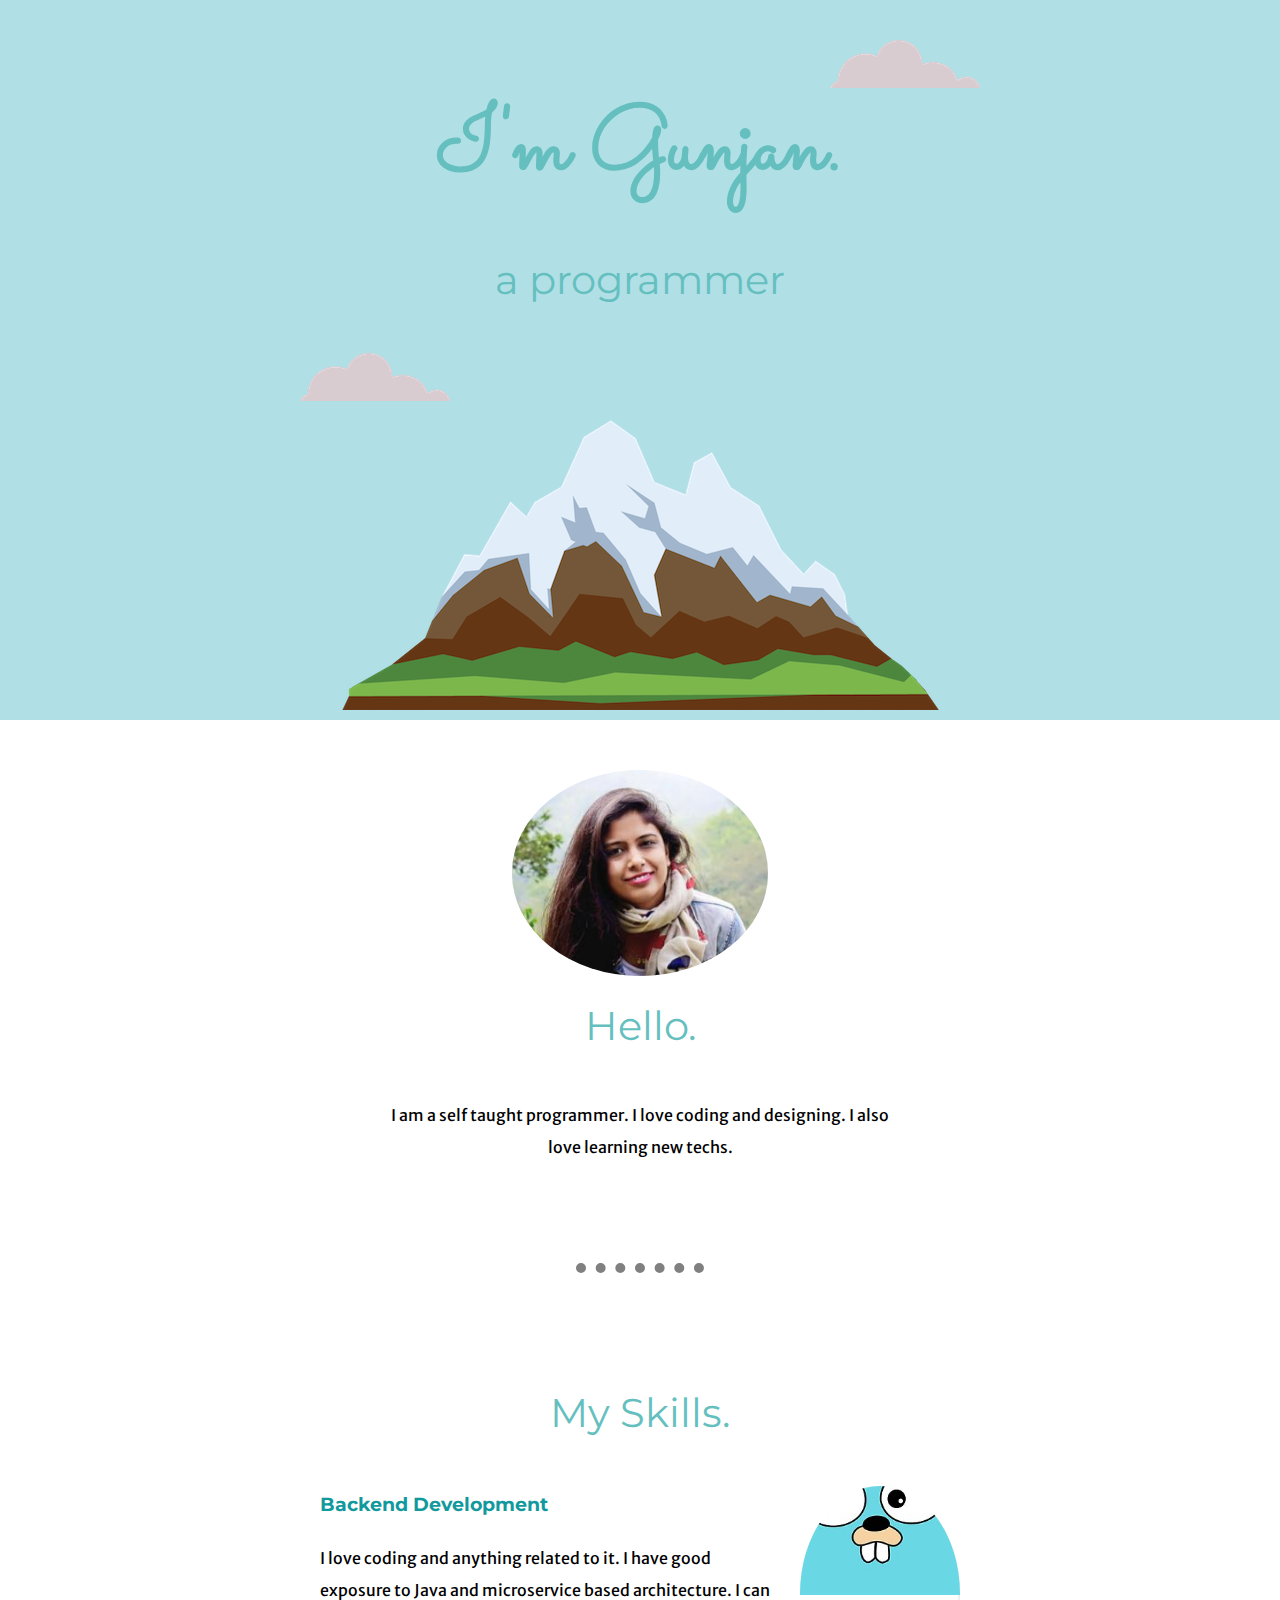
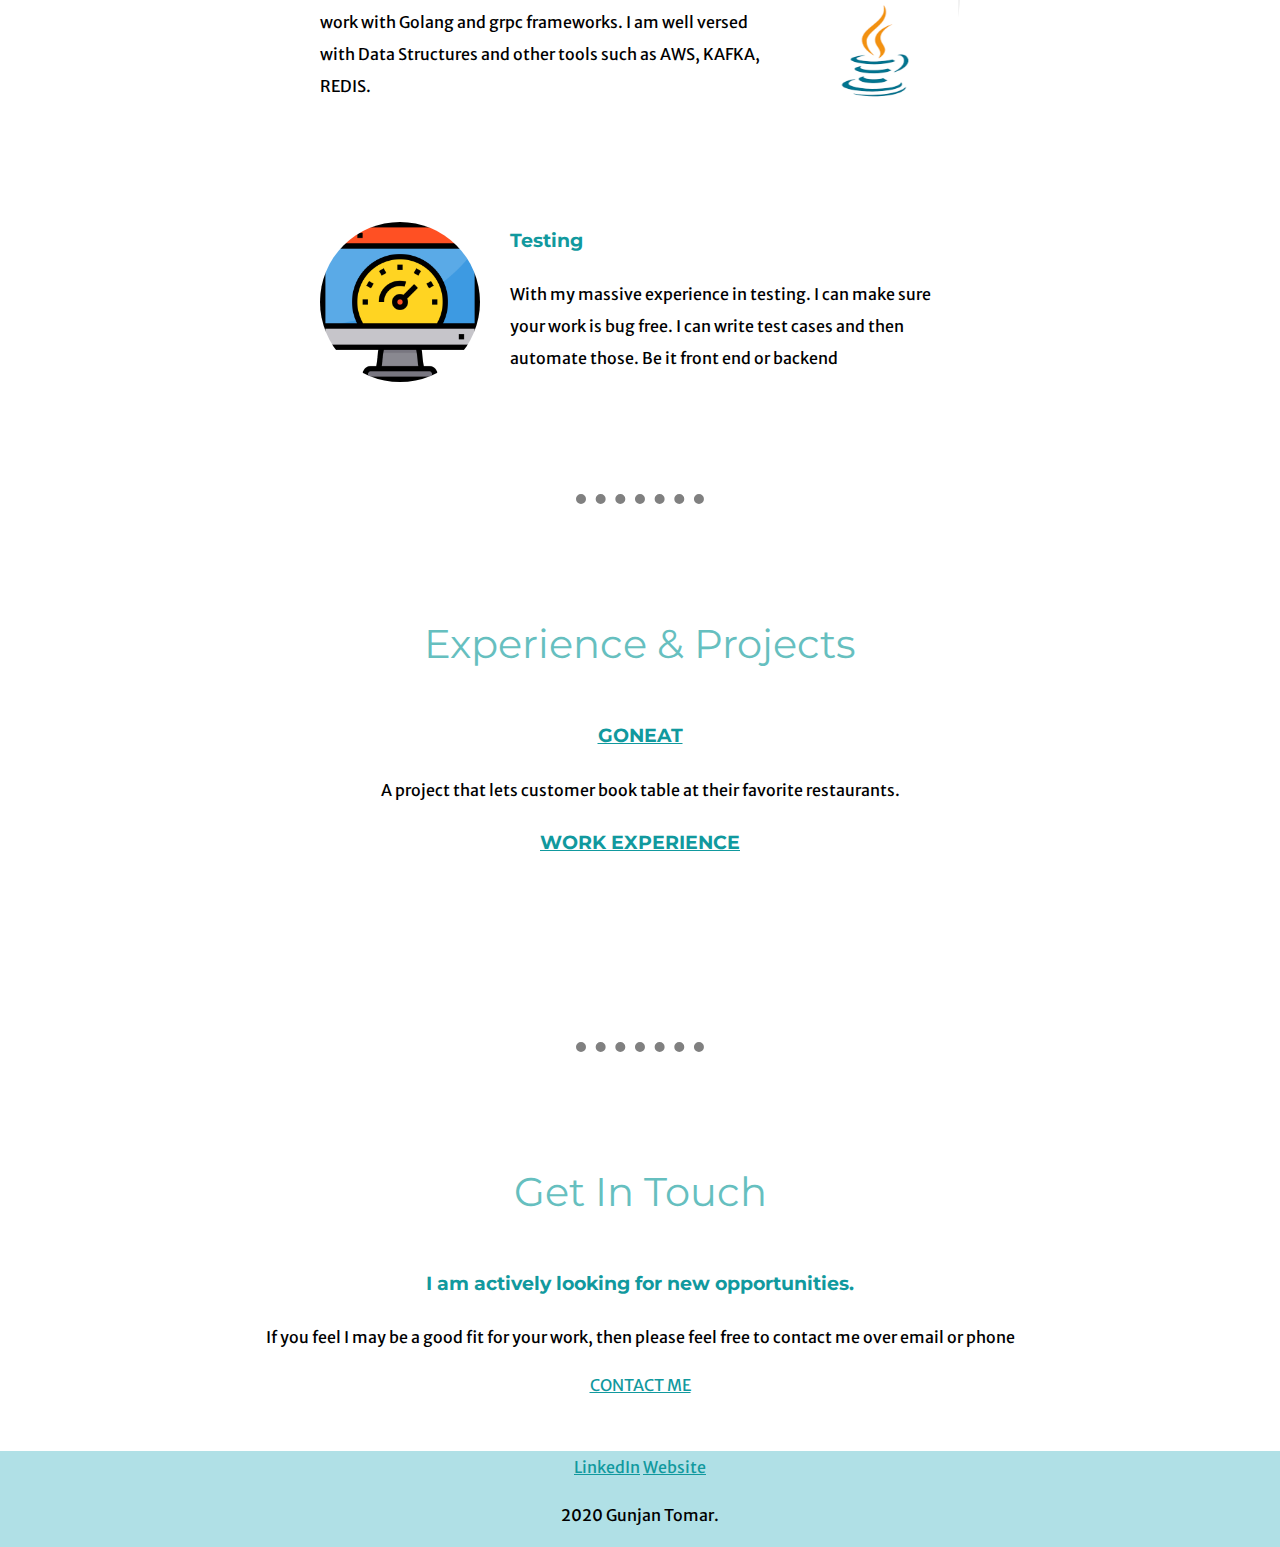
<file: index.html>
<!DOCTYPE html>
<html lang="en" dir="ltr">
  <head>
    <meta charset="utf-8">
    <title>Gunjan Tomar</title>
    <link rel="stylesheet" href="css/styles.css">
    <link rel="icon" href="favicon.ico">
    <link href="https://fonts.googleapis.com/css?family=Merriweather+Sans|Montserrat|Sacramento&display=swap" rel="stylesheet">
  </head>
  <body>

  <div class="top-container">
    <img class="cloud-top" id="topCloud" src="images/cloud.png" alt="cloud-image">
    <h1>I'm Gunjan.</h1>
    <h2>a programmer</h2>
    <img class="cloud-bottom" id="bottomCloud" src="images/cloud.png" alt="cloud-image">
    <img src="images/mountain.png" alt="mountain-image">
  </div>

  <div class="middle-container">
    <div class="profile">
      <img class="display-picture" src="images/dp2.png" alt="gunjan's image">
      <h2>Hello.</h2>
      <p>I am a self taught programmer. I love coding and designing. I also love learning new techs.</p>
    </div>
    <hr>
    <div class="skills">
      <h2>My Skills.</h2>
      <!--<div class="skill-row">
        <!<img class="website-img" src="images/mindfulness.png" alt="frontnd-img">
        <h3>Website Design</h3>
        <p>I have always loved reading and drawing. I now put the same enthusiasm in designing website with apt words in right color.</p>
      </div>-->
      <div class="skill-row">
        <img class="backend-img" src="images/combine.png" alt="backend-img">
        <h3>Backend Development</h3>
        <p>I love coding and anything related to it. I have good exposure to Java and microservice based architecture. I can work with Golang and grpc frameworks. I am well versed with Data Structures and other tools such as AWS, KAFKA, REDIS.</p>
      </div>
      <div class="skill-row">
        <img class="testing-img" src="images/test.png" alt="testing-img">
        <h3>Testing</h3>
        <p>With my massive experience in testing. I can make sure your work is bug free. I can write test cases and then automate those. Be it front end or backend</p>
      </div>
    </div>
    <hr>
    <div class ="personal-projects">
      <h2>Experience & Projects</h2>
      <h3><a href="https://github.com/TomarGunjan/goneat">GONEAT</a></h3>
      <p>A project that lets customer book table at their favorite restaurants.</p>
      <h3><a href="images/Gunjan_Resume.pdf" download="Gunjan Tomar-Resume" target="_blank">WORK EXPERIENCE</a></h3>
    </div>
    <hr>
    <div class="contact-me">
      <h2>Get In Touch</h2>
      <h3>I am actively looking for new opportunities.</h3>
      <p>If you feel I may be a good fit for your work, then please feel free to contact me over email or phone</p>
      <a class="btn" href="mailto:gunjan_tomar@ymail.com">CONTACT ME</a>
    </div>

  </div>




  <div class="bottom-container">
    <a class="footer-link" href="https://www.linkedin.com/in/gunjan-tomar-96974b57/" target="_blank">LinkedIn</a>
    <!--<a class="footer-link" href="https://twitter.com/">Twitter</a>-->
    <a class="footer-link" href="index.html">Website</a>
    <p>2020 Gunjan Tomar.</p>
  </div>

  </body>
</html>
</file>
<file: css/styles.css>
body{
  margin:0;
  text-align:center;
  background-color: powderblue;
  font-family: 'Merriweather Sans', sans-serif;
  line-height: 2;
}
h1{
  margin-top:70px auto 0 auto;
  font-family: 'Sacramento', cursive;
  font-size: 5.625rem;
  color: #66BFBF;
  margin-bottom: 0;
}
h2{
  font-family: 'Montserrat', sans-serif;
  font-size: 2.5rem;
  color: #66BFBF;
  font-weight:normal;
  margin-top: 0;
}
h3{
  font-family: 'Montserrat', sans-serif;
  color: #11999E;
}
hr{
  color:grey;
  border-style: none;
  border-top-style: dotted;
  height: 0;
  width: 10%;
  border-width: 10px;
  margin: 100px auto;
}
a{
  color:#11999E;
}

.cloud-top{
  position: absolute;
  top:40px;
  right:300px;
}
.cloud-bottom{
  position: absolute;
  left:300px;
}

.skill-row{
  width: 50%;
  margin:0 auto;
  text-align: left;
  margin-bottom: 120px;
}

.display-picture{
  border-radius:50%;
  height:50%;
  width:50%;
}

.middle-container{
  padding-top: 50px;
  background-color: white;
  padding-bottom: 50px;
}
.profile{
  margin:0 30% 0 30%;
}
.website-img
{
  width:25%;
  float:left;
  margin-right: 30px;
  border-radius:50%;
}
.backend-img{
  width:25%;
  float:right;
  margin-left: 30px;
  border-radius:50%;
}
.testing-img{
  width:25%;
  float:left;
  margin-right: 30px;
  border-radius:50%;
}
.personal-projects{
  width: 50%;
  margin:0 auto;
  margin-bottom: 180px;
}
</file>
